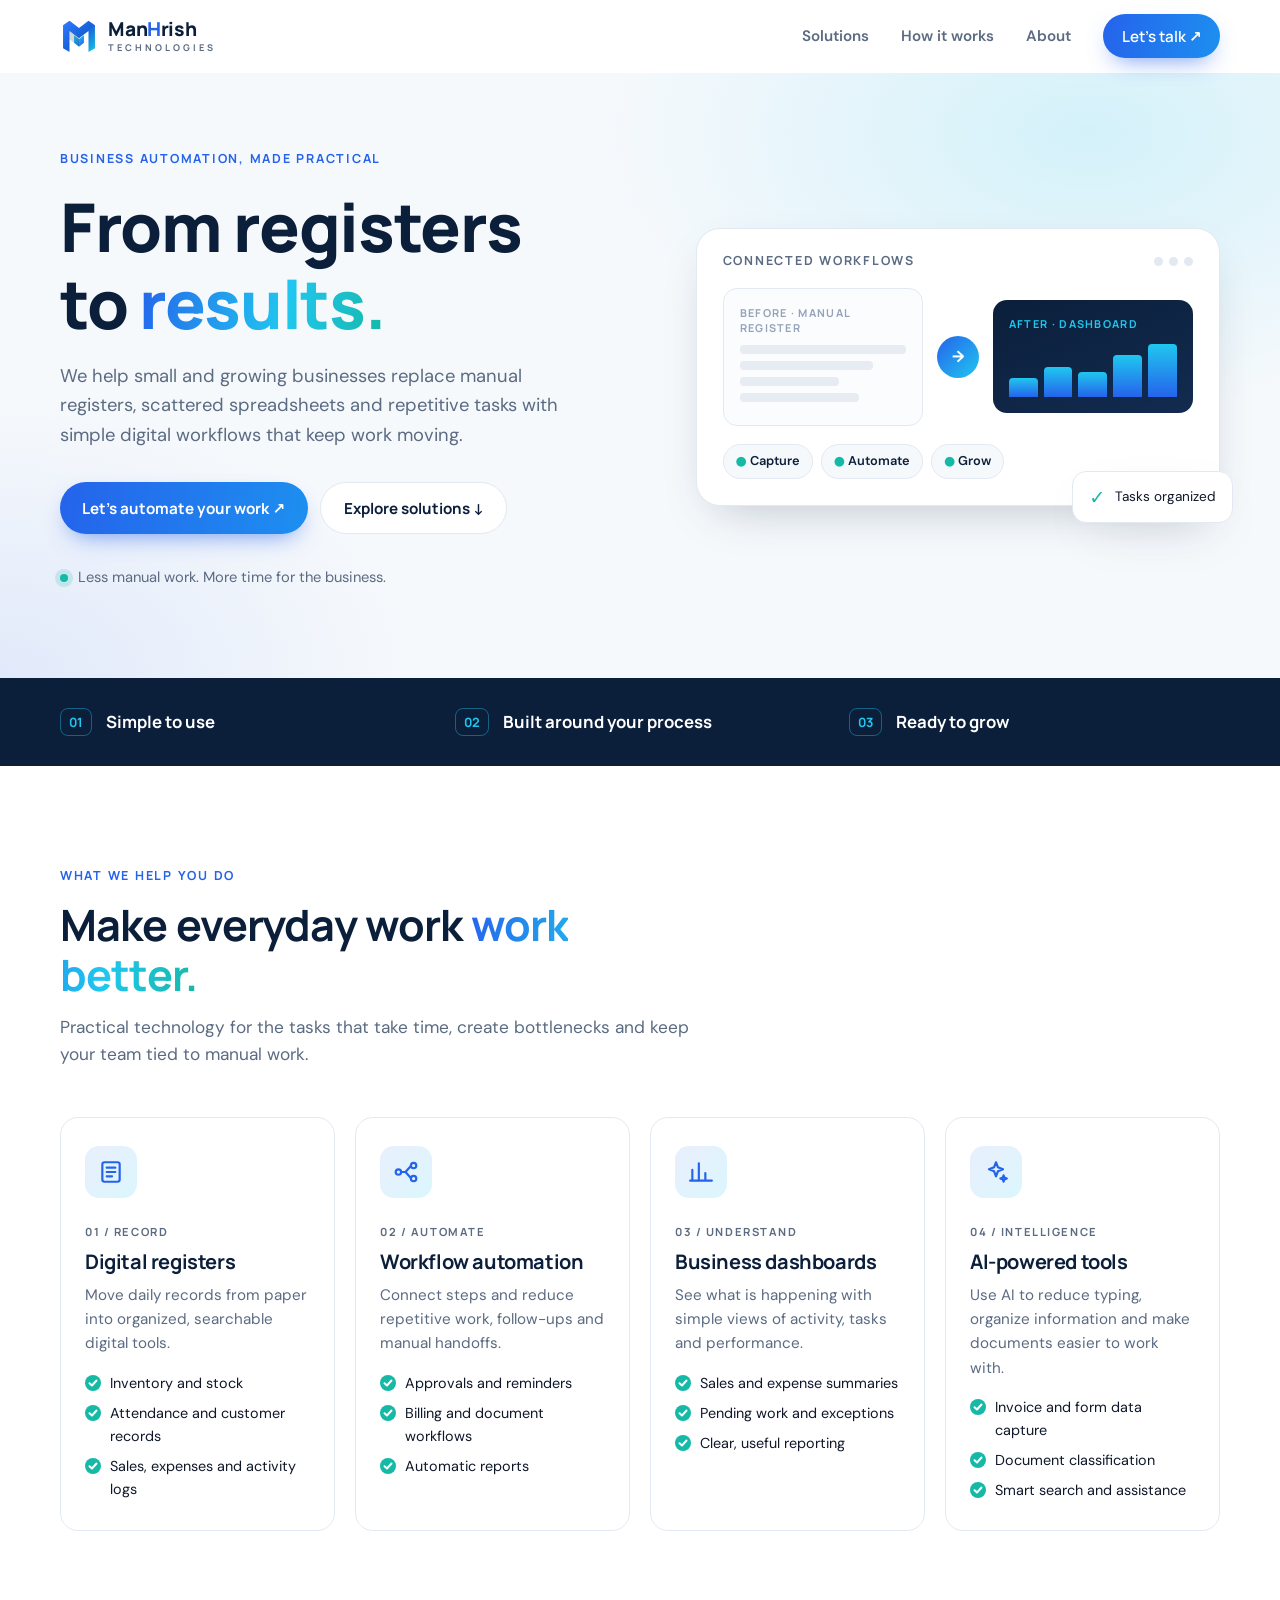
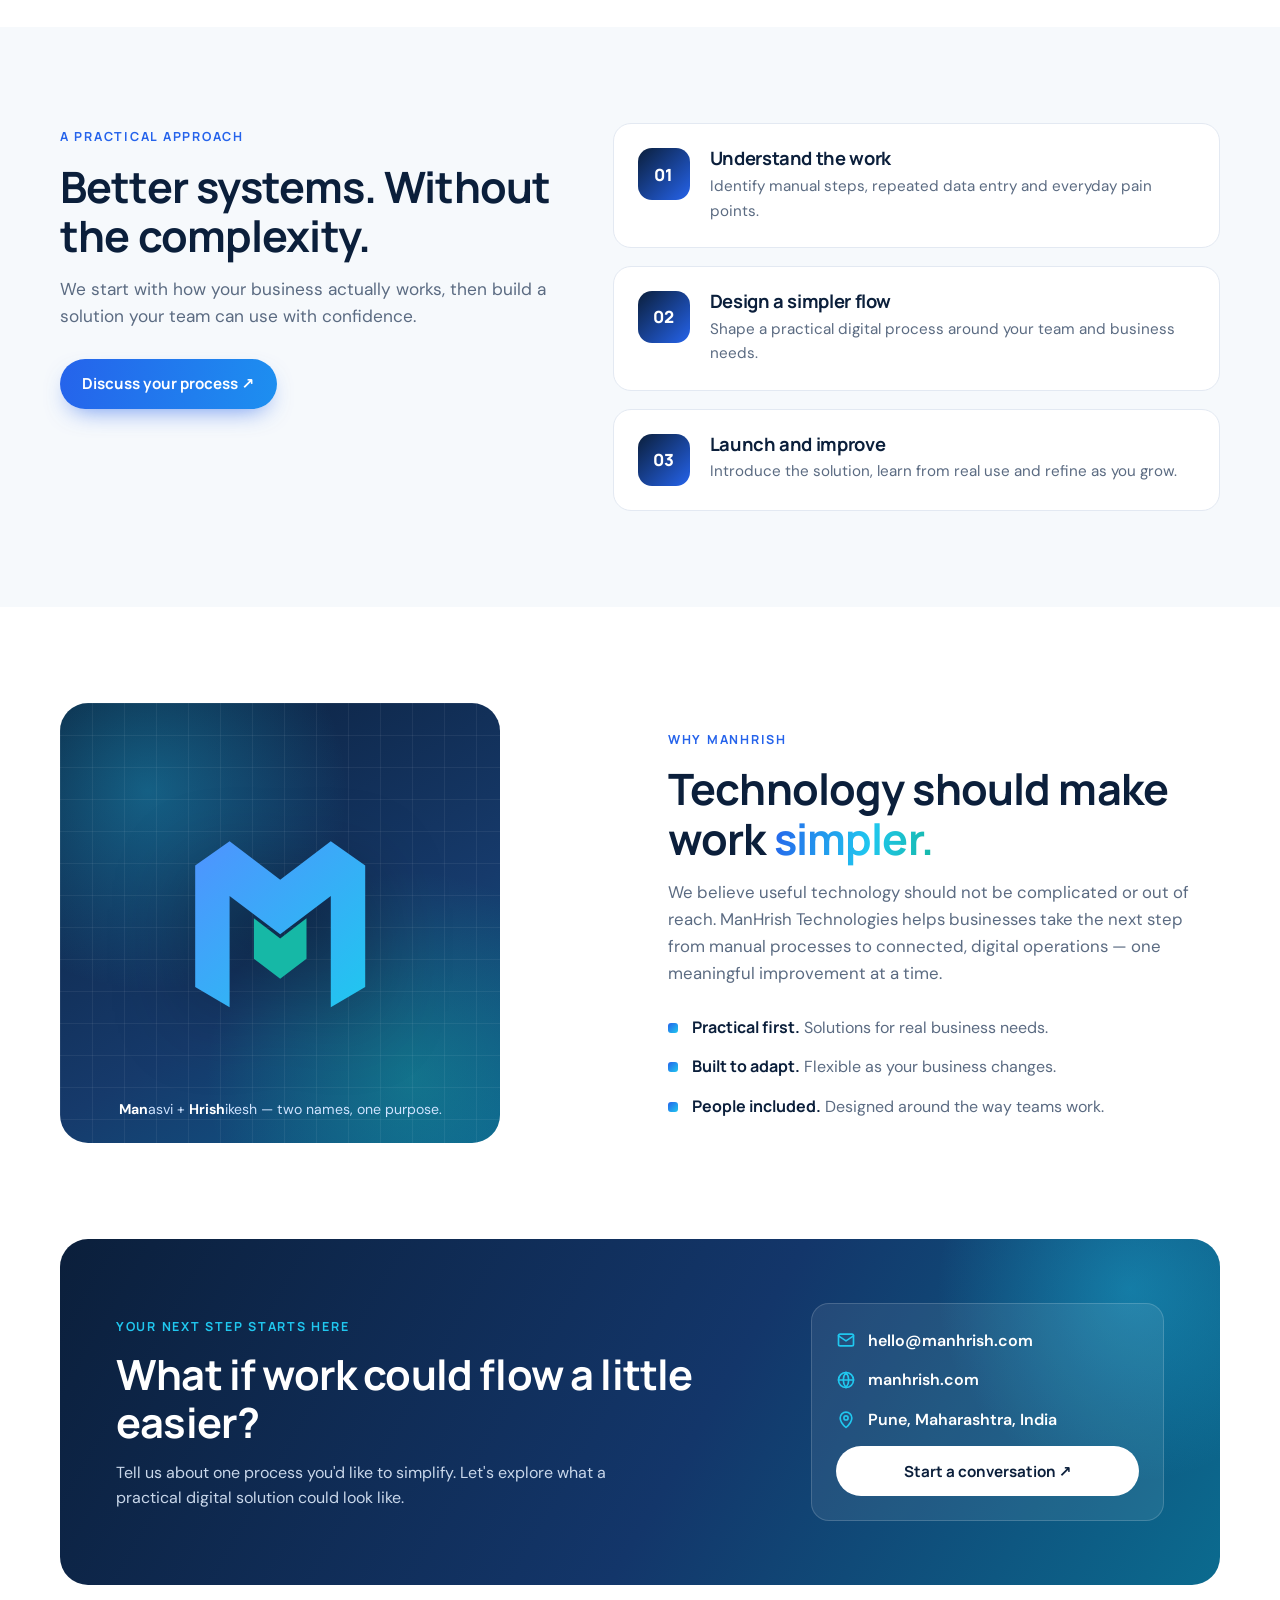
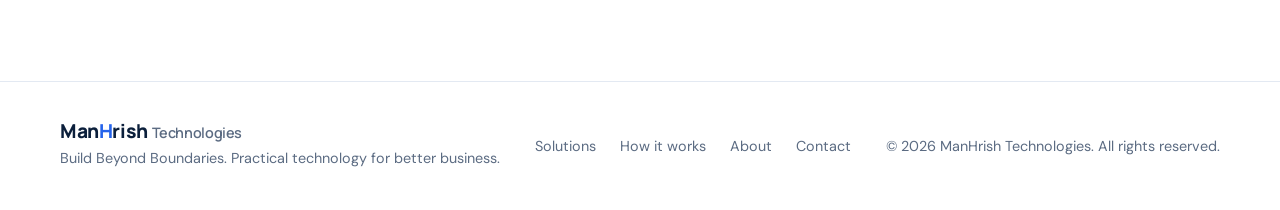
<file: index.html>
<!DOCTYPE html>
<html lang="en">
<head>
<meta charset="UTF-8">
<meta name="viewport" content="width=device-width, initial-scale=1">
<title>ManHrish Technologies | Build Beyond Boundaries</title>
<meta name="description" content="ManHrish Technologies helps growing businesses replace manual registers and repetitive tasks with simple digital workflows, dashboards and AI-powered tools.">
<link rel="icon" href="data:image/svg+xml,%3Csvg xmlns='http://www.w3.org/2000/svg' viewBox='0 0 100 100'%3E%3Cpath fill='%232563EB' d='M8 22 25 10 50 29 75 10 92 22 92 82 75 92 75 37 50 56 25 37 25 92 8 82Z'/%3E%3Cpath fill='%2320C7EF' d='M37 48 50 58 63 48 63 68 50 78 37 68Z'/%3E%3C/svg%3E">
<link rel="preconnect" href="https://fonts.googleapis.com">
<link rel="preconnect" href="https://fonts.gstatic.com" crossorigin>
<link href="https://fonts.googleapis.com/css2?family=DM+Sans:wght@400;500;600;700&family=Manrope:wght@500;600;700;800&display=swap" rel="stylesheet">
<style>
:root{
  --navy:#0B1F3B; --navy-2:#122B4F; --blue:#2563EB; --cyan:#20C7EF; --teal:#16B8A6;
  --ink:#0F172A; --muted:#5B6B82; --line:#E3E9F2; --bg:#F6F9FC; --white:#fff;
  --radius:18px; --shadow:0 18px 50px -20px rgba(11,31,59,.28);
  --head:'Manrope',system-ui,-apple-system,'Segoe UI',sans-serif;
  --body:'DM Sans',system-ui,-apple-system,'Segoe UI',sans-serif;
}
*{box-sizing:border-box;margin:0;padding:0}
html{scroll-behavior:smooth;scroll-padding-top:80px}
body{font-family:var(--body);color:var(--ink);background:var(--white);line-height:1.6;-webkit-font-smoothing:antialiased}
img,svg{display:block}
a{color:inherit;text-decoration:none}
h1,h2,h3{font-family:var(--head);line-height:1.15;letter-spacing:-.02em;color:var(--navy)}
.wrap{width:min(1160px,100% - 40px);margin-inline:auto}
.eyebrow{font:700 .78rem/1 var(--head);letter-spacing:.14em;text-transform:uppercase;color:var(--blue)}
.grad{background:linear-gradient(100deg,var(--blue),var(--cyan) 60%,var(--teal));-webkit-background-clip:text;background-clip:text;color:transparent}
.btn{display:inline-flex;align-items:center;gap:.5rem;font:700 .95rem var(--head);padding:.9rem 1.4rem;border-radius:999px;transition:transform .2s,box-shadow .2s,background .2s}
.btn-primary{background:linear-gradient(100deg,var(--blue),#1D8FF0);color:#fff;box-shadow:0 10px 24px -10px rgba(37,99,235,.7)}
.btn-primary:hover{transform:translateY(-2px);box-shadow:0 16px 30px -12px rgba(37,99,235,.8)}
.btn-ghost{border:1.5px solid var(--line);color:var(--navy);background:#fff}
.btn-ghost:hover{border-color:var(--blue);color:var(--blue)}
section{padding:96px 0}
.section-head{max-width:640px;margin-bottom:48px}
.section-head h2{font-size:clamp(1.9rem,3.6vw,2.7rem);margin:.8rem 0 .9rem}
.section-head p{color:var(--muted);font-size:1.08rem}

/* Header */
header{position:sticky;top:0;z-index:50;background:rgba(255,255,255,.86);backdrop-filter:saturate(1.6) blur(12px);border-bottom:1px solid transparent;transition:border-color .2s}
header.scrolled{border-color:var(--line)}
.nav{display:flex;align-items:center;justify-content:space-between;height:72px}
.brand{display:flex;align-items:center;gap:.65rem}
.brand svg{width:38px;height:38px}
.brand-name{font:800 1.2rem/1 var(--head);color:var(--navy);letter-spacing:-.02em}
.brand-name span{color:var(--blue)}
.brand-sub{display:block;font:700 .58rem/1 var(--head);letter-spacing:.32em;color:var(--muted);margin-top:4px}
.menu{display:flex;align-items:center;gap:2rem;list-style:none}
.menu a{font-weight:600;color:var(--muted);font-size:.95rem;transition:color .2s}
.menu a:hover{color:var(--navy)}
.menu .btn{color:#fff;padding:.7rem 1.15rem}
.burger{display:none;background:none;border:0;width:44px;height:44px;cursor:pointer;border-radius:10px}
.burger span{display:block;width:22px;height:2px;background:var(--navy);margin:5px auto;transition:.25s}
.burger[aria-expanded="true"] span:nth-child(1){transform:translateY(7px) rotate(45deg)}
.burger[aria-expanded="true"] span:nth-child(2){opacity:0}
.burger[aria-expanded="true"] span:nth-child(3){transform:translateY(-7px) rotate(-45deg)}

/* Hero */
.hero{position:relative;overflow:hidden;padding:72px 0 88px;background:
  radial-gradient(700px 400px at 85% 10%,rgba(32,199,239,.16),transparent 70%),
  radial-gradient(600px 400px at 0% 100%,rgba(37,99,235,.10),transparent 70%),var(--bg)}
.hero-grid{display:grid;grid-template-columns:1.05fr .95fr;gap:56px;align-items:center}
.hero h1{font-size:clamp(2.5rem,5.6vw,4.2rem);font-weight:800;margin:1.1rem 0 1.2rem}
.hero p.lead{font-size:1.15rem;color:var(--muted);max-width:540px}
.hero-cta{display:flex;flex-wrap:wrap;gap:.8rem;margin-top:2rem}
.hero-note{display:flex;align-items:center;gap:.6rem;margin-top:2rem;color:var(--muted);font-size:.92rem}
.hero-note i{width:8px;height:8px;border-radius:50%;background:var(--teal);box-shadow:0 0 0 5px rgba(22,184,166,.18)}

.flow{position:relative;background:#fff;border:1px solid var(--line);border-radius:24px;padding:26px;box-shadow:var(--shadow)}
.flow-top{display:flex;justify-content:space-between;align-items:center;margin-bottom:20px}
.flow-top .eyebrow{color:var(--muted)}
.dots{display:flex;gap:6px}.dots i{width:9px;height:9px;border-radius:50%;background:var(--line)}
.flow-row{display:grid;grid-template-columns:1fr auto 1fr;gap:14px;align-items:center}
.card-mini{border-radius:14px;padding:16px;border:1px solid var(--line)}
.card-mini small{display:block;font:700 .68rem var(--head);letter-spacing:.12em;text-transform:uppercase;margin-bottom:10px}
.before{background:#FBFCFE}.before small{color:#94A3B8}
.paper{height:9px;border-radius:4px;background:#E7ECF3;margin:7px 0}
.paper:nth-child(3){width:80%}.paper:nth-child(4){width:60%}.paper:nth-child(5){width:72%}
.after{background:linear-gradient(160deg,var(--navy),var(--navy-2));color:#fff;border:0}
.after small{color:var(--cyan)}
.bars{display:flex;align-items:flex-end;gap:6px;height:56px;margin-top:6px}
.bars i{flex:1;border-radius:4px 4px 0 0;background:linear-gradient(var(--cyan),var(--blue));animation:grow 1.2s ease both}
.bars i:nth-child(1){height:35%}.bars i:nth-child(2){height:55%;animation-delay:.1s}.bars i:nth-child(3){height:45%;animation-delay:.2s}.bars i:nth-child(4){height:75%;animation-delay:.3s}.bars i:nth-child(5){height:95%;animation-delay:.4s}
@keyframes grow{from{height:0}}
.arrow{width:42px;height:42px;border-radius:50%;display:grid;place-items:center;background:linear-gradient(135deg,var(--blue),var(--cyan));color:#fff;font-weight:800}
.chips{display:flex;flex-wrap:wrap;gap:8px;margin-top:18px}
.chip{font-size:.8rem;font-weight:600;padding:.4rem .75rem;border-radius:999px;background:var(--bg);color:var(--navy);border:1px solid var(--line)}
.chip b{color:var(--teal)}
.float{position:absolute;right:-14px;bottom:-18px;background:#fff;border:1px solid var(--line);border-radius:14px;padding:12px 16px;box-shadow:var(--shadow);font-size:.85rem;display:flex;gap:.6rem;align-items:center}
.float b{font:800 1.2rem var(--head);color:var(--teal)}

/* Strip */
.strip{background:var(--navy);color:#fff;padding:30px 0}
.strip-grid{display:grid;grid-template-columns:repeat(3,1fr);gap:24px}
.strip-item{display:flex;align-items:center;gap:14px;font:700 1.05rem var(--head)}
.strip-item span{font-size:.8rem;color:var(--cyan);border:1px solid rgba(32,199,239,.4);border-radius:8px;padding:4px 8px}

/* Solutions */
.solutions-grid{display:grid;grid-template-columns:repeat(4,1fr);gap:20px}
.sol{position:relative;border:1px solid var(--line);border-radius:var(--radius);padding:28px 24px;background:#fff;transition:transform .25s,box-shadow .25s,border-color .25s}
.sol:hover{transform:translateY(-6px);box-shadow:var(--shadow);border-color:transparent}
.sol .ico{width:52px;height:52px;border-radius:14px;display:grid;place-items:center;background:linear-gradient(135deg,rgba(37,99,235,.1),rgba(32,199,239,.16));margin-bottom:20px}
.sol .ico svg{width:26px;height:26px;stroke:var(--blue);fill:none;stroke-width:2;stroke-linecap:round;stroke-linejoin:round}
.sol .tag{font:700 .7rem var(--head);letter-spacing:.14em;color:var(--muted)}
.sol h3{font-size:1.25rem;margin:.4rem 0 .6rem}
.sol p{color:var(--muted);font-size:.95rem;margin-bottom:1rem}
.sol ul{list-style:none;display:grid;gap:.45rem}
.sol li{font-size:.9rem;display:flex;gap:.55rem;align-items:flex-start}
.sol li::before{content:"";flex:none;width:16px;height:16px;margin-top:3px;border-radius:50%;background:var(--teal) url("data:image/svg+xml,%3Csvg xmlns='http://www.w3.org/2000/svg' viewBox='0 0 16 16'%3E%3Cpath d='M4.5 8.2 7 10.5l4.5-5' fill='none' stroke='white' stroke-width='2' stroke-linecap='round' stroke-linejoin='round'/%3E%3C/svg%3E") center/100% no-repeat}

/* Process */
.process{background:var(--bg)}
.process-grid{display:grid;grid-template-columns:.9fr 1.1fr;gap:56px;align-items:start}
.process .section-head{margin-bottom:28px}
.steps{display:grid;gap:18px;counter-reset:s}
.step{display:grid;grid-template-columns:auto 1fr;gap:20px;background:#fff;border:1px solid var(--line);border-radius:var(--radius);padding:24px}
.step-num{width:52px;height:52px;border-radius:14px;display:grid;place-items:center;font:800 1.05rem var(--head);color:#fff;background:linear-gradient(135deg,var(--navy),var(--blue))}
.step h3{font-size:1.15rem;margin-bottom:.3rem}
.step p{color:var(--muted);font-size:.95rem}

/* About */
.about-grid{display:grid;grid-template-columns:1fr 1fr;gap:56px;align-items:center}
.about-art{position:relative;aspect-ratio:1/1;max-width:440px;border-radius:28px;background:linear-gradient(150deg,var(--navy),#163A6B 60%,#0E5C8C);display:grid;place-items:center;overflow:hidden}
.about-art::before{content:"";position:absolute;inset:0;background:
  radial-gradient(circle at 20% 20%,rgba(32,199,239,.35),transparent 40%),
  radial-gradient(circle at 80% 85%,rgba(22,184,166,.35),transparent 40%)}
.about-art::after{content:"";position:absolute;inset:0;background-image:linear-gradient(rgba(255,255,255,.06) 1px,transparent 1px),linear-gradient(90deg,rgba(255,255,255,.06) 1px,transparent 1px);background-size:32px 32px}
.about-art svg{position:relative;z-index:1;width:46%;filter:drop-shadow(0 20px 40px rgba(0,0,0,.35))}
.about-art .story{position:absolute;z-index:1;bottom:22px;left:22px;right:22px;color:#cfe3ff;font-size:.88rem;text-align:center}
.about-art .story b{color:#fff}
.values{display:grid;gap:14px;margin-top:28px}
.value{display:flex;gap:14px;align-items:flex-start}
.value i{flex:none;width:10px;height:10px;margin-top:8px;border-radius:3px;background:linear-gradient(135deg,var(--blue),var(--cyan))}
.value b{font-family:var(--head);color:var(--navy)}
.value span{color:var(--muted)}

/* CTA */
.cta{padding:0 0 96px}
.cta-box{position:relative;overflow:hidden;border-radius:28px;padding:64px 56px;background:linear-gradient(120deg,var(--navy) 0%,#13366A 55%,#0B6B8F 100%);color:#fff;display:grid;grid-template-columns:1.3fr .7fr;gap:40px;align-items:center}
.cta-box::after{content:"";position:absolute;width:420px;height:420px;right:-120px;top:-160px;border-radius:50%;background:radial-gradient(circle,rgba(32,199,239,.35),transparent 65%)}
.cta-box h2{color:#fff;font-size:clamp(1.8rem,3.4vw,2.6rem);margin:.8rem 0}
.cta-box p{color:#C9D7EA;max-width:520px}
.cta-box .eyebrow{color:var(--cyan)}
.contact-card{position:relative;z-index:1;background:rgba(255,255,255,.08);border:1px solid rgba(255,255,255,.16);border-radius:18px;padding:24px;display:grid;gap:14px}
.contact-card a.line{display:flex;align-items:center;gap:12px;font-weight:600}
.contact-card a.line:hover{color:var(--cyan)}
.contact-card svg{width:20px;height:20px;stroke:var(--cyan);fill:none;stroke-width:2;stroke-linecap:round;stroke-linejoin:round}
.contact-card .btn{justify-content:center;background:#fff;color:var(--navy)}
.contact-card .btn:hover{transform:translateY(-2px)}

/* Footer */
footer{border-top:1px solid var(--line);padding:40px 0;color:var(--muted);font-size:.9rem}
.foot{display:flex;flex-wrap:wrap;justify-content:space-between;gap:20px;align-items:center}
.foot nav{display:flex;gap:1.5rem}
.foot nav a:hover{color:var(--blue)}

/* Reveal */
.reveal{opacity:0;transform:translateY(24px);transition:opacity .7s ease,transform .7s ease}
.reveal.in{opacity:1;transform:none}
@media (prefers-reduced-motion:reduce){*{animation:none!important;transition:none!important;scroll-behavior:auto!important}.reveal{opacity:1;transform:none}}

/* Responsive */
@media (max-width:1024px){
  .solutions-grid{grid-template-columns:repeat(2,1fr)}
  .hero-grid,.process-grid,.about-grid{grid-template-columns:1fr}
  .about-art{max-width:100%;aspect-ratio:16/10}
  .about-art svg{width:26%}
  .cta-box{grid-template-columns:1fr;padding:48px 32px}
}
@media (max-width:760px){
  section{padding:72px 0}
  .burger{display:block}
  .menu{position:absolute;top:72px;left:0;right:0;flex-direction:column;align-items:stretch;gap:0;background:#fff;border-bottom:1px solid var(--line);padding:8px 20px 20px;display:none}
  .menu.open{display:flex}
  .menu li a{display:block;padding:14px 0;border-bottom:1px solid var(--line)}
  .menu li:last-child a{border:0;margin-top:14px;justify-content:center}
  .strip-grid,.solutions-grid{grid-template-columns:1fr}
  .flow-row{grid-template-columns:1fr}
  .arrow{transform:rotate(90deg);margin:auto}
  .float{right:12px}
  .cta-box{padding:40px 22px}
}
</style>
</head>
<body>

<header id="top">
  <div class="wrap nav">
    <a href="#top" class="brand" aria-label="ManHrish Technologies home">
      <svg viewBox="0 0 100 100" aria-hidden="true">
        <defs>
          <linearGradient id="lg1" x1="0" y1="0" x2="1" y2="1"><stop stop-color="#2f7bff"/><stop offset=".52" stop-color="#1761d9"/><stop offset="1" stop-color="#14c7e7"/></linearGradient>
          <linearGradient id="lg2" x1="0" y1="0" x2="1" y2="1"><stop stop-color="#24d3ef"/><stop offset="1" stop-color="#2462ef"/></linearGradient>
        </defs>
        <path fill="url(#lg1)" d="M8 22 25 10 50 29 75 10 92 22 92 82 75 92 75 37 50 56 25 37 25 92 8 82Z"/>
        <path fill="url(#lg2)" d="M37 48 50 58 63 48 63 68 50 78 37 68Z"/>
        <path fill="#0b1f3b" opacity=".18" d="M25 37 50 56 50 77 25 59Z"/>
      </svg>
      <div><div class="brand-name">Man<span>H</span>rish</div><span class="brand-sub">TECHNOLOGIES</span></div>
    </a>
    <button class="burger" aria-label="Open menu" aria-expanded="false" aria-controls="menu"><span></span><span></span><span></span></button>
    <ul class="menu" id="menu">
      <li><a href="#solutions">Solutions</a></li>
      <li><a href="#process">How it works</a></li>
      <li><a href="#about">About</a></li>
      <li><a href="#contact" class="btn btn-primary">Let's talk ↗</a></li>
    </ul>
  </div>
</header>

<main>
  <!-- Hero -->
  <section class="hero">
    <div class="wrap hero-grid">
      <div class="reveal">
        <span class="eyebrow">Business automation, made practical</span>
        <h1>From registers <br>to <span class="grad">results.</span></h1>
        <p class="lead">We help small and growing businesses replace manual registers, scattered spreadsheets and repetitive tasks with simple digital workflows that keep work moving.</p>
        <div class="hero-cta">
          <a href="#contact" class="btn btn-primary">Let's automate your work ↗</a>
          <a href="#solutions" class="btn btn-ghost">Explore solutions ↓</a>
        </div>
        <div class="hero-note"><i></i> Less manual work. More time for the business.</div>
      </div>

      <div class="flow reveal" aria-label="Illustration: manual register becomes a connected dashboard">
        <div class="flow-top"><span class="eyebrow">Connected workflows</span><div class="dots"><i></i><i></i><i></i></div></div>
        <div class="flow-row">
          <div class="card-mini before">
            <small>Before · Manual register</small>
            <div class="paper"></div><div class="paper"></div><div class="paper"></div><div class="paper"></div>
          </div>
          <div class="arrow">→</div>
          <div class="card-mini after">
            <small>After · Dashboard</small>
            <div class="bars"><i></i><i></i><i></i><i></i><i></i></div>
          </div>
        </div>
        <div class="chips">
          <span class="chip"><b>●</b> Capture</span>
          <span class="chip"><b>●</b> Automate</span>
          <span class="chip"><b>●</b> Grow</span>
        </div>
        <div class="float"><b>✓</b> Tasks organized</div>
      </div>
    </div>
  </section>

  <!-- Strip -->
  <div class="strip">
    <div class="wrap strip-grid">
      <div class="strip-item"><span>01</span> Simple to use</div>
      <div class="strip-item"><span>02</span> Built around your process</div>
      <div class="strip-item"><span>03</span> Ready to grow</div>
    </div>
  </div>

  <!-- Solutions -->
  <section id="solutions">
    <div class="wrap">
      <div class="section-head reveal">
        <span class="eyebrow">What we help you do</span>
        <h2>Make everyday work <span class="grad">work better.</span></h2>
        <p>Practical technology for the tasks that take time, create bottlenecks and keep your team tied to manual work.</p>
      </div>
      <div class="solutions-grid">
        <article class="sol reveal">
          <div class="ico"><svg viewBox="0 0 24 24"><rect x="4" y="3" width="16" height="18" rx="2"/><path d="M8 8h8M8 12h8M8 16h5"/></svg></div>
          <span class="tag">01 / RECORD</span>
          <h3>Digital registers</h3>
          <p>Move daily records from paper into organized, searchable digital tools.</p>
          <ul><li>Inventory and stock</li><li>Attendance and customer records</li><li>Sales, expenses and activity logs</li></ul>
        </article>
        <article class="sol reveal">
          <div class="ico"><svg viewBox="0 0 24 24"><circle cx="5" cy="12" r="2.5"/><circle cx="19" cy="6" r="2.5"/><circle cx="19" cy="18" r="2.5"/><path d="M7.5 12h4l5-5.5M11.5 12l5 5.5"/></svg></div>
          <span class="tag">02 / AUTOMATE</span>
          <h3>Workflow automation</h3>
          <p>Connect steps and reduce repetitive work, follow-ups and manual handoffs.</p>
          <ul><li>Approvals and reminders</li><li>Billing and document workflows</li><li>Automatic reports</li></ul>
        </article>
        <article class="sol reveal">
          <div class="ico"><svg viewBox="0 0 24 24"><path d="M4 20V10M10 20V4M16 20v-7M22 20H2"/></svg></div>
          <span class="tag">03 / UNDERSTAND</span>
          <h3>Business dashboards</h3>
          <p>See what is happening with simple views of activity, tasks and performance.</p>
          <ul><li>Sales and expense summaries</li><li>Pending work and exceptions</li><li>Clear, useful reporting</li></ul>
        </article>
        <article class="sol reveal">
          <div class="ico"><svg viewBox="0 0 24 24"><path d="M12 3l1.8 4.7L18.5 9.5l-4.7 1.8L12 16l-1.8-4.7L5.5 9.5l4.7-1.8z"/><path d="M19 15l.8 2.2L22 18l-2.2.8L19 21l-.8-2.2L16 18l2.2-.8z"/></svg></div>
          <span class="tag">04 / INTELLIGENCE</span>
          <h3>AI-powered tools</h3>
          <p>Use AI to reduce typing, organize information and make documents easier to work with.</p>
          <ul><li>Invoice and form data capture</li><li>Document classification</li><li>Smart search and assistance</li></ul>
        </article>
      </div>
    </div>
  </section>

  <!-- Process -->
  <section id="process" class="process">
    <div class="wrap process-grid">
      <div class="reveal">
        <div class="section-head">
          <span class="eyebrow">A practical approach</span>
          <h2>Better systems. Without the complexity.</h2>
          <p>We start with how your business actually works, then build a solution your team can use with confidence.</p>
        </div>
        <a href="#contact" class="btn btn-primary">Discuss your process ↗</a>
      </div>
      <div class="steps">
        <div class="step reveal"><div class="step-num">01</div><div><h3>Understand the work</h3><p>Identify manual steps, repeated data entry and everyday pain points.</p></div></div>
        <div class="step reveal"><div class="step-num">02</div><div><h3>Design a simpler flow</h3><p>Shape a practical digital process around your team and business needs.</p></div></div>
        <div class="step reveal"><div class="step-num">03</div><div><h3>Launch and improve</h3><p>Introduce the solution, learn from real use and refine as you grow.</p></div></div>
      </div>
    </div>
  </section>

  <!-- About -->
  <section id="about">
    <div class="wrap about-grid">
      <div class="about-art reveal">
        <svg viewBox="0 0 100 100" aria-hidden="true">
          <defs>
            <linearGradient id="lg3" x1="0" y1="0" x2="1" y2="1"><stop stop-color="#4f93ff"/><stop offset="1" stop-color="#20C7EF"/></linearGradient>
          </defs>
          <path fill="url(#lg3)" d="M8 22 25 10 50 29 75 10 92 22 92 82 75 92 75 37 50 56 25 37 25 92 8 82Z"/>
          <path fill="#16B8A6" d="M37 48 50 58 63 48 63 68 50 78 37 68Z"/>
        </svg>
        <p class="story"><b>Man</b>asvi + <b>Hrish</b>ikesh — two names, one purpose.</p>
      </div>
      <div class="reveal">
        <span class="eyebrow">Why ManHrish</span>
        <h2 style="font-size:clamp(1.9rem,3.6vw,2.7rem);margin:.8rem 0 1rem">Technology should make work <span class="grad">simpler.</span></h2>
        <p style="color:var(--muted);font-size:1.05rem">We believe useful technology should not be complicated or out of reach. ManHrish Technologies helps businesses take the next step from manual processes to connected, digital operations — one meaningful improvement at a time.</p>
        <div class="values">
          <div class="value"><i></i><div><b>Practical first.</b> <span>Solutions for real business needs.</span></div></div>
          <div class="value"><i></i><div><b>Built to adapt.</b> <span>Flexible as your business changes.</span></div></div>
          <div class="value"><i></i><div><b>People included.</b> <span>Designed around the way teams work.</span></div></div>
        </div>
      </div>
    </div>
  </section>

  <!-- CTA / Contact -->
  <section id="contact" class="cta">
    <div class="wrap">
      <div class="cta-box reveal">
        <div style="position:relative;z-index:1">
          <span class="eyebrow">Your next step starts here</span>
          <h2>What if work could flow a little easier?</h2>
          <p>Tell us about one process you'd like to simplify. Let's explore what a practical digital solution could look like.</p>
        </div>
        <div class="contact-card">
          <a class="line" href="mailto:hello@manhrish.com"><svg viewBox="0 0 24 24"><rect x="3" y="5" width="18" height="14" rx="2"/><path d="m3 7 9 6 9-6"/></svg>hello@manhrish.com</a>
          <a class="line" href="https://manhrish.com"><svg viewBox="0 0 24 24"><circle cx="12" cy="12" r="9"/><path d="M3 12h18M12 3a14 14 0 0 1 0 18M12 3a14 14 0 0 0 0 18"/></svg>manhrish.com</a>
          <a class="line" href="#contact"><svg viewBox="0 0 24 24"><path d="M12 21s-7-6.2-7-11.5a7 7 0 0 1 14 0C19 14.8 12 21 12 21z"/><circle cx="12" cy="9.5" r="2.5"/></svg>Pune, Maharashtra, India</a>
          <a class="btn" href="mailto:hello@manhrish.com?subject=Let's%20simplify%20a%20business%20process">Start a conversation ↗</a>
        </div>
      </div>
    </div>
  </section>
</main>

<footer>
  <div class="wrap foot">
    <div>
      <div class="brand-name">Man<span>H</span>rish <span style="color:var(--muted);font-weight:600;font-size:.9rem">Technologies</span></div>
      <div style="margin-top:6px">Build Beyond Boundaries. Practical technology for better business.</div>
    </div>
    <nav aria-label="Footer"><a href="#solutions">Solutions</a><a href="#process">How it works</a><a href="#about">About</a><a href="#contact">Contact</a></nav>
    <div>© <span id="year"></span> ManHrish Technologies. All rights reserved.</div>
  </div>
</footer>

<script>
  document.getElementById('year').textContent = new Date().getFullYear();

  // Mobile menu
  const burger = document.querySelector('.burger'), menu = document.getElementById('menu');
  burger.addEventListener('click', () => {
    const open = menu.classList.toggle('open');
    burger.setAttribute('aria-expanded', open);
    burger.setAttribute('aria-label', open ? 'Close menu' : 'Open menu');
  });
  menu.querySelectorAll('a').forEach(a => a.addEventListener('click', () => {
    menu.classList.remove('open'); burger.setAttribute('aria-expanded', false);
  }));

  // Header border on scroll
  const header = document.querySelector('header');
  addEventListener('scroll', () => header.classList.toggle('scrolled', scrollY > 8), {passive:true});

  // Reveal on scroll
  const io = 'IntersectionObserver' in window ? new IntersectionObserver(entries => {
    entries.forEach(e => { if (e.isIntersecting) { e.target.classList.add('in'); io.unobserve(e.target); } });
  }, {threshold: .12}) : null;
  document.querySelectorAll('.reveal').forEach((el, i) => {
    el.style.transitionDelay = (i % 4) * 70 + 'ms';
    io ? io.observe(el) : el.classList.add('in');
  });
</script>
</body>
</html>
</file>
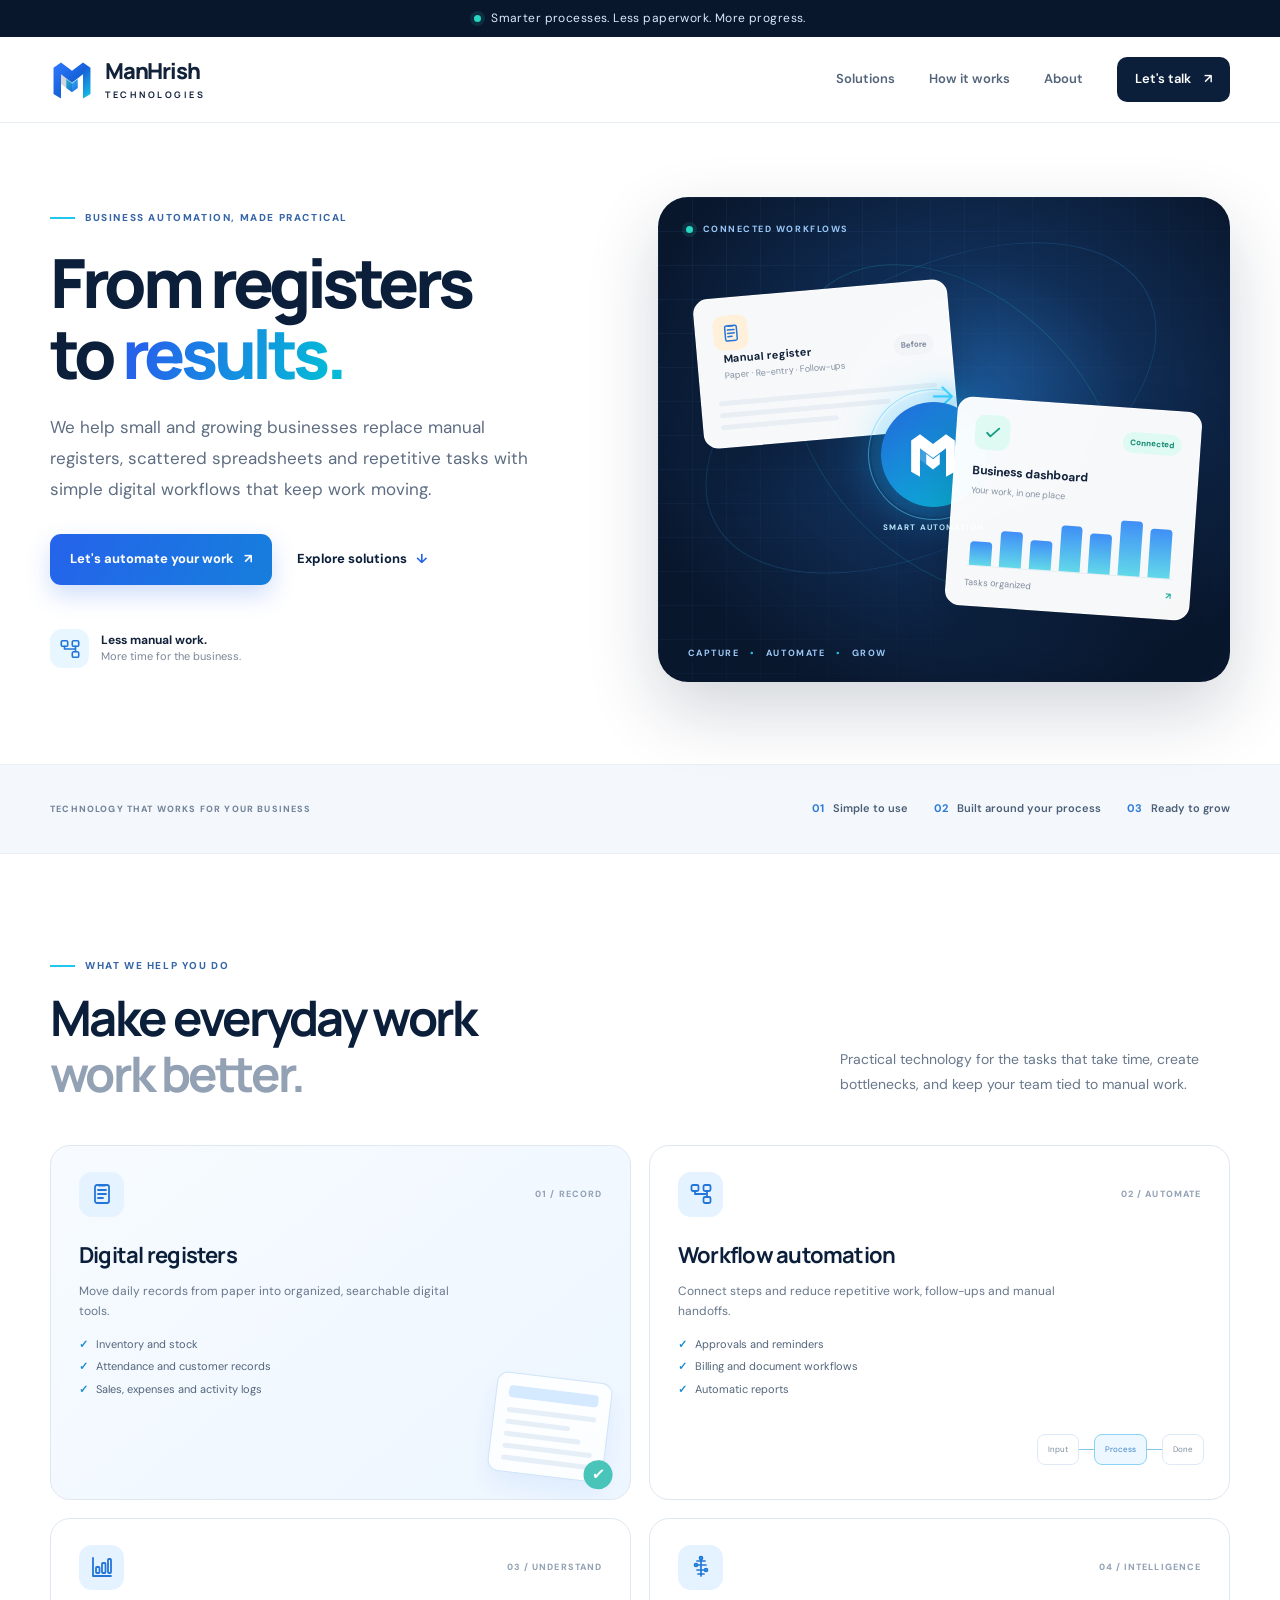
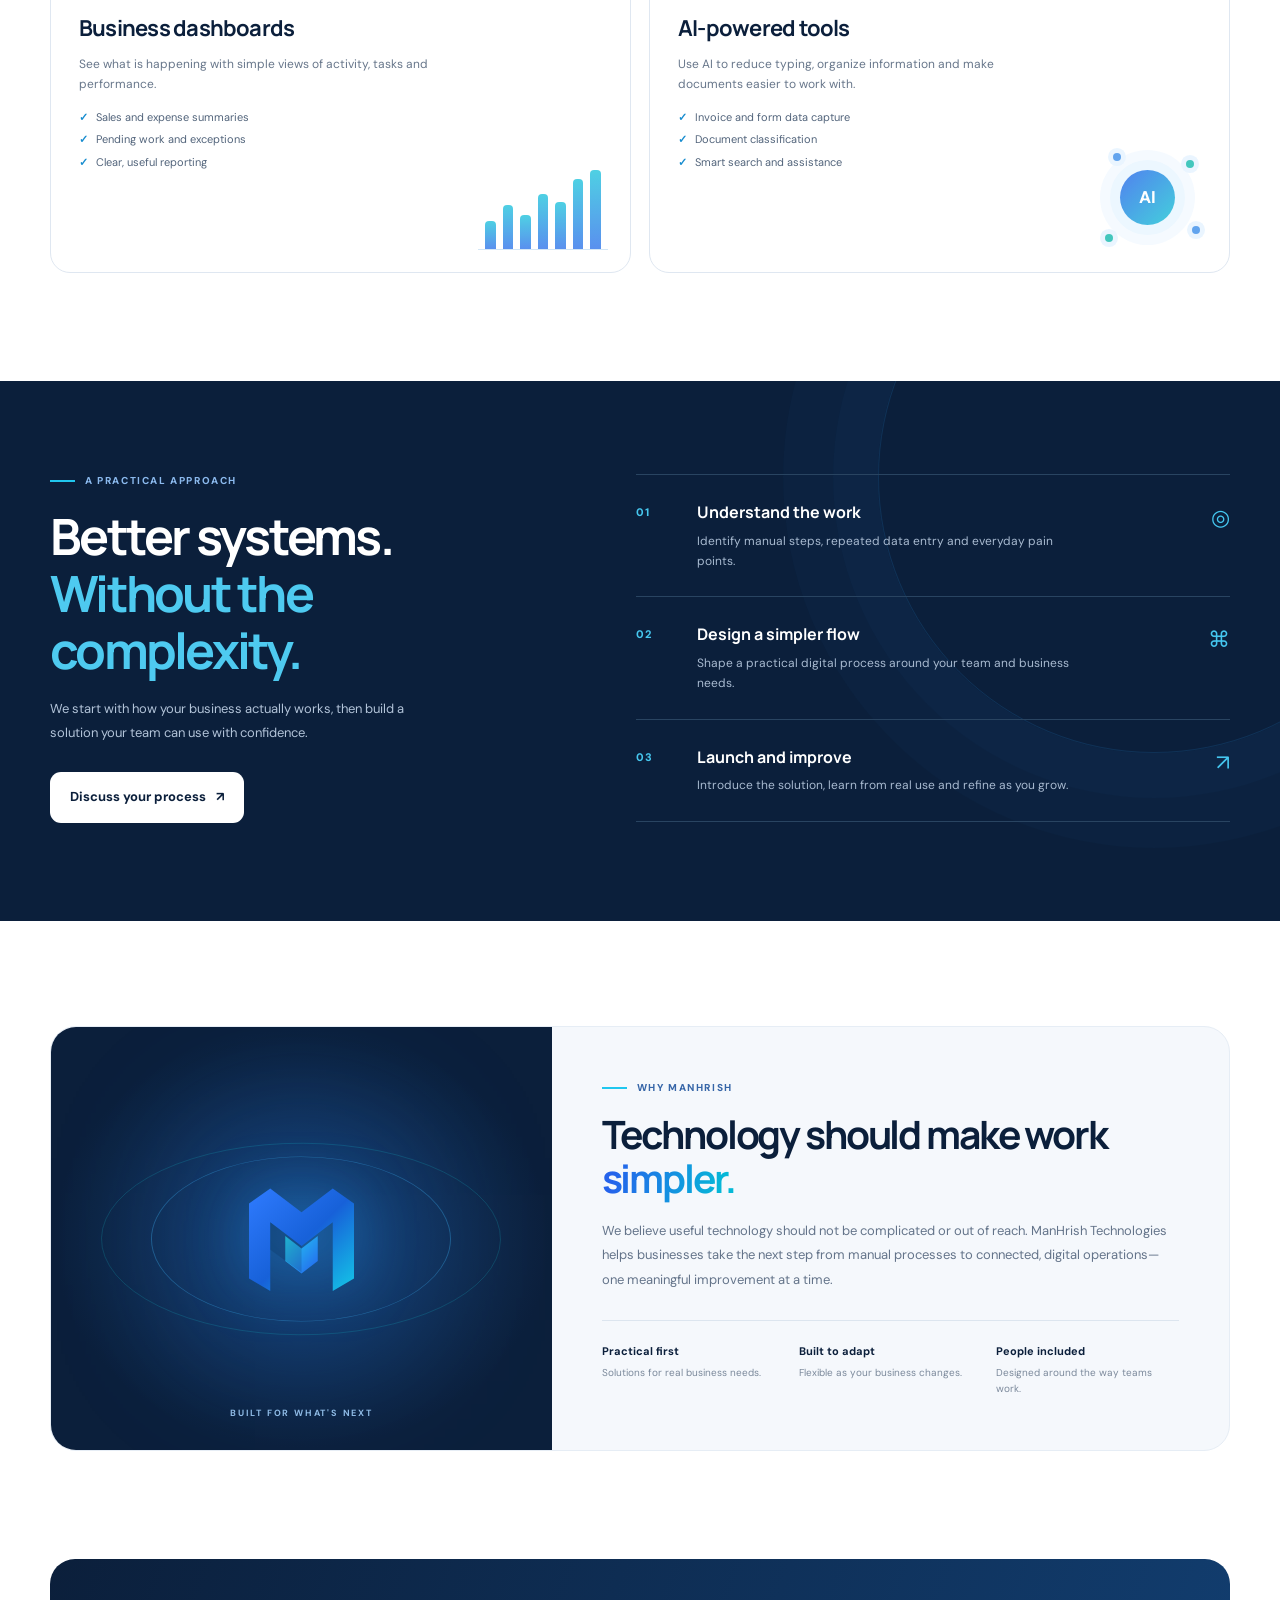
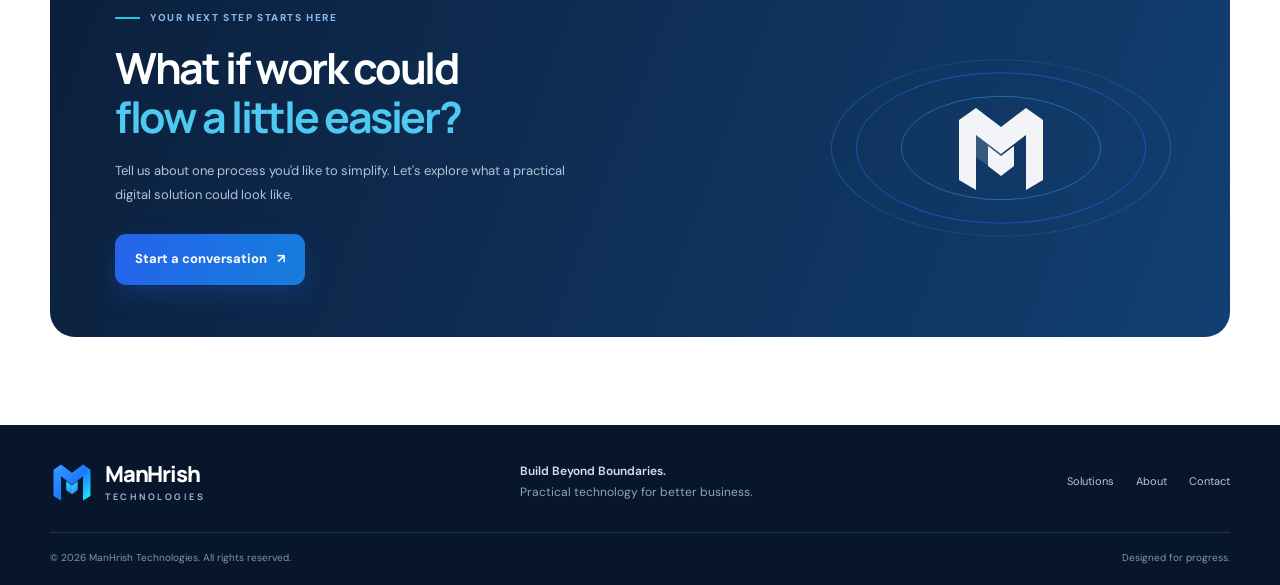
<file: _previous-site/index.html>
<!doctype html>
<html lang="en">
<head>
  <meta charset="utf-8">
  <meta name="viewport" content="width=device-width, initial-scale=1">
  <meta name="theme-color" content="#0b1f3b">
  <meta name="description" content="ManHrish Technologies helps small and medium-sized businesses replace manual registers and repetitive work with smart digital tools and business automation.">
  <title>ManHrish Technologies | Build Beyond Boundaries</title>
  <link rel="icon" type="image/svg+xml" href="assets/favicon.svg">
  <link rel="preconnect" href="https://fonts.googleapis.com">
  <link rel="preconnect" href="https://fonts.gstatic.com" crossorigin>
  <link href="https://fonts.googleapis.com/css2?family=DM+Sans:wght@400;500;600;700&family=Manrope:wght@400;500;600;700;800&display=swap" rel="stylesheet">
  <link rel="stylesheet" href="styles.css">
</head>
<body>
  <div class="announcement">
    <span class="announcement-dot"></span>
    Smarter processes. Less paperwork. More progress.
  </div>
  <header class="site-header">
    <a class="brand" href="#home" aria-label="ManHrish Technologies home">
      <img src="assets/manhrish-mark.svg" alt="" class="brand-mark">
      <span class="brand-wording"><strong>ManHrish</strong><small>TECHNOLOGIES</small></span>
    </a>
    <button class="menu-toggle" aria-label="Open navigation" aria-expanded="false"><span></span><span></span><span></span></button>
    <nav class="nav-links" aria-label="Main navigation">
      <a href="#solutions">Solutions</a>
      <a href="#how">How it works</a>
      <a href="#about">About</a>
      <a href="#contact" class="nav-cta">Let's talk <span>↗</span></a>
    </nav>
  </header>

  <main>
    <section class="hero section-wrap" id="home">
      <div class="hero-copy">
        <div class="eyebrow"><span class="eyebrow-line"></span> BUSINESS AUTOMATION, MADE PRACTICAL</div>
        <h1>From registers<br>to <span class="gradient-text">results.</span></h1>
        <p class="hero-lede">We help small and growing businesses replace manual registers, scattered spreadsheets and repetitive tasks with simple digital workflows that keep work moving.</p>
        <div class="hero-actions">
          <a class="button button-primary" href="#contact">Let's automate your work <span>↗</span></a>
          <a class="text-link" href="#solutions">Explore solutions <span>↓</span></a>
        </div>
        <div class="hero-proof">
          <div class="proof-icon"><img src="assets/icon-workflow.svg" alt=""></div>
          <div><strong>Less manual work.</strong><span>More time for the business.</span></div>
        </div>
      </div>
      <div class="hero-visual" aria-label="Illustration of business processes becoming connected digital workflows">
        <div class="visual-orbit orbit-one"></div><div class="visual-orbit orbit-two"></div>
        <div class="visual-grid"></div>
        <div class="visual-label label-top"><span class="live-dot"></span> CONNECTED WORKFLOWS</div>
        <div class="floating-card paper-card">
          <div class="card-icon paper-icon"><img src="assets/icon-register.svg" alt=""></div>
          <div class="mini-card-copy"><strong>Manual register</strong><span>Paper · Re-entry · Follow-ups</span></div>
          <span class="status-pill status-muted">Before</span>
          <div class="paper-lines"><i></i><i></i><i></i></div>
        </div>
        <div class="flow-arrow"><span>→</span></div>
        <div class="automation-core">
          <div class="core-ring"></div>
          <img src="assets/manhrish-mark.svg" alt="ManHrish MH symbol">
          <span>SMART AUTOMATION</span>
        </div>
        <div class="floating-card digital-card">
          <div class="card-topline"><span class="card-icon digital-icon"><img src="assets/icon-check.svg" alt=""></span><span class="status-pill status-live">Connected</span></div>
          <strong>Business dashboard</strong><span class="muted">Your work, in one place</span>
          <div class="dashboard-bars"><i style="height:42%"></i><i style="height:65%"></i><i style="height:52%"></i><i style="height:82%"></i><i style="height:72%"></i><i style="height:100%"></i><i style="height:88%"></i></div>
          <div class="dashboard-foot"><span>Tasks organized</span><b>↗</b></div>
        </div>
        <div class="visual-label label-bottom">CAPTURE <span>•</span> AUTOMATE <span>•</span> GROW</div>
      </div>
    </section>

    <section class="trust-strip">
      <div class="section-wrap trust-inner">
        <span>TECHNOLOGY THAT WORKS FOR YOUR BUSINESS</span>
        <div class="trust-items"><span><b>01</b> Simple to use</span><span><b>02</b> Built around your process</span><span><b>03</b> Ready to grow</span></div>
      </div>
    </section>

    <section class="section section-wrap" id="solutions">
      <div class="section-heading">
        <div><div class="eyebrow"><span class="eyebrow-line"></span> WHAT WE HELP YOU DO</div><h2>Make everyday work<br><span class="muted-heading">work better.</span></h2></div>
        <p>Practical technology for the tasks that take time, create bottlenecks, and keep your team tied to manual work.</p>
      </div>
      <div class="solution-grid">
        <article class="solution-card solution-featured">
          <div class="solution-card-top"><div class="solution-icon"><img src="assets/icon-register.svg" alt=""></div><span class="card-index">01 / RECORD</span></div>
          <h3>Digital registers</h3>
          <p>Move daily records from paper into organized, searchable digital tools.</p>
          <ul><li>Inventory and stock</li><li>Attendance and customer records</li><li>Sales, expenses and activity logs</li></ul>
          <div class="card-art art-register"><div class="register-sheet"><div class="sheet-head"></div><i></i><i></i><i></i><i></i><i></i></div><div class="sheet-check">✓</div></div>
        </article>
        <article class="solution-card">
          <div class="solution-card-top"><div class="solution-icon"><img src="assets/icon-workflow.svg" alt=""></div><span class="card-index">02 / AUTOMATE</span></div>
          <h3>Workflow automation</h3>
          <p>Connect steps and reduce repetitive work, follow-ups and manual handoffs.</p>
          <ul><li>Approvals and reminders</li><li>Billing and document workflows</li><li>Automatic reports</li></ul>
          <div class="card-art art-flow"><div class="flow-node">Input</div><div class="flow-connector"></div><div class="flow-node flow-node-active">Process</div><div class="flow-connector"></div><div class="flow-node">Done</div></div>
        </article>
        <article class="solution-card">
          <div class="solution-card-top"><div class="solution-icon"><img src="assets/icon-chart.svg" alt=""></div><span class="card-index">03 / UNDERSTAND</span></div>
          <h3>Business dashboards</h3>
          <p>See what is happening with simple views of activity, tasks and performance.</p>
          <ul><li>Sales and expense summaries</li><li>Pending work and exceptions</li><li>Clear, useful reporting</li></ul>
          <div class="card-art art-chart"><div class="chart-bars"><i></i><i></i><i></i><i></i><i></i><i></i><i></i></div><div class="chart-line"></div></div>
        </article>
        <article class="solution-card">
          <div class="solution-card-top"><div class="solution-icon"><img src="assets/icon-ai.svg" alt=""></div><span class="card-index">04 / INTELLIGENCE</span></div>
          <h3>AI-powered tools</h3>
          <p>Use AI to reduce typing, organize information and make documents easier to work with.</p>
          <ul><li>Invoice and form data capture</li><li>Document classification</li><li>Smart search and assistance</li></ul>
          <div class="card-art art-ai"><div class="ai-orb">AI</div><span class="ai-node node-a"></span><span class="ai-node node-b"></span><span class="ai-node node-c"></span><span class="ai-node node-d"></span></div>
        </article>
      </div>
    </section>

    <section class="process-section" id="how">
      <div class="section-wrap process-layout">
        <div class="process-intro"><div class="eyebrow eyebrow-light"><span class="eyebrow-line"></span> A PRACTICAL APPROACH</div><h2>Better systems.<br><span>Without the complexity.</span></h2><p>We start with how your business actually works, then build a solution your team can use with confidence.</p><a href="#contact" class="button button-light">Discuss your process <span>↗</span></a></div>
        <div class="process-steps">
          <div class="process-step"><div class="step-number">01</div><div><h3>Understand the work</h3><p>Identify manual steps, repeated data entry and everyday pain points.</p></div><span class="step-symbol">◎</span></div>
          <div class="process-step"><div class="step-number">02</div><div><h3>Design a simpler flow</h3><p>Shape a practical digital process around your team and business needs.</p></div><span class="step-symbol">⌘</span></div>
          <div class="process-step"><div class="step-number">03</div><div><h3>Launch and improve</h3><p>Introduce the solution, learn from real use and refine as you grow.</p></div><span class="step-symbol">↗</span></div>
        </div>
      </div>
    </section>

    <section class="section section-wrap" id="about">
      <div class="about-panel">
        <div class="about-graphic"><div class="about-glow"></div><img src="assets/manhrish-mark.svg" alt="ManHrish Technologies MH monogram"><div class="graphic-ring ring-a"></div><div class="graphic-ring ring-b"></div><span class="graphic-caption">BUILT FOR WHAT'S NEXT</span></div>
        <div class="about-copy"><div class="eyebrow"><span class="eyebrow-line"></span> WHY MANHRISH</div><h2>Technology should make work <span class="gradient-text">simpler.</span></h2><p>We believe useful technology should not be complicated or out of reach. ManHrish Technologies helps businesses take the next step from manual processes to connected, digital operations—one meaningful improvement at a time.</p><div class="about-values"><div><b>Practical first</b><span>Solutions for real business needs.</span></div><div><b>Built to adapt</b><span>Flexible as your business changes.</span></div><div><b>People included</b><span>Designed around the way teams work.</span></div></div></div>
      </div>
    </section>

    <section class="cta-section section-wrap" id="contact">
      <div class="cta-content"><div class="eyebrow eyebrow-light"><span class="eyebrow-line"></span> YOUR NEXT STEP STARTS HERE</div><h2>What if work could<br><span>flow a little easier?</span></h2><p>Tell us about one process you'd like to simplify. Let's explore what a practical digital solution could look like.</p><a class="button button-primary" href="mailto:hello@manhrish.com?subject=Let's%20simplify%20a%20business%20process">Start a conversation <span>↗</span></a></div>
      <div class="cta-decoration"><div class="cta-ring ring-1"></div><div class="cta-ring ring-2"></div><div class="cta-ring ring-3"></div><img src="assets/manhrish-mark.svg" alt=""></div>
    </section>
  </main>

  <footer class="site-footer">
    <div class="section-wrap footer-main">
      <a class="brand footer-brand" href="#home"><img src="assets/manhrish-mark.svg" alt="" class="brand-mark"><span class="brand-wording"><strong>ManHrish</strong><small>TECHNOLOGIES</small></span></a>
      <p>Build Beyond Boundaries.<br><span>Practical technology for better business.</span></p>
      <div class="footer-links"><a href="#solutions">Solutions</a><a href="#about">About</a><a href="#contact">Contact</a></div>
    </div>
    <div class="section-wrap footer-bottom"><span>© <span id="year"></span> ManHrish Technologies. All rights reserved.</span><span>Designed for progress.</span></div>
  </footer>
  <script src="script.js"></script>
</body>
</html>
</file>
<file: _previous-site/styles.css>
/* ManHrish Technologies — responsive static website */
:root{--navy:#0b1f3b;--navy-2:#102b4c;--blue:#2563eb;--cyan:#20c7ef;--teal:#16b8a6;--ink:#11223a;--muted:#607087;--pale:#f3f7fc;--line:#dfe7f1;--white:#fff;--radius:22px;--shadow:0 20px 60px rgba(11,31,59,.10)}
*{box-sizing:border-box}html{scroll-behavior:smooth;scroll-padding-top:90px}body{margin:0;font-family:"DM Sans",sans-serif;color:var(--ink);background:#fff;line-height:1.6;-webkit-font-smoothing:antialiased}h1,h2,h3,p{margin-top:0}h1,h2,h3,.brand-wording{font-family:"Manrope","DM Sans",sans-serif}a{color:inherit;text-decoration:none}.section-wrap{width:min(1180px,calc(100% - 48px));margin-inline:auto}.announcement{display:flex;justify-content:center;align-items:center;gap:10px;padding:9px 20px;background:#08172c;color:#dce9fb;font-size:12px;letter-spacing:.035em}.announcement-dot,.live-dot{display:inline-block;width:7px;height:7px;border-radius:50%;background:#28d6c2;box-shadow:0 0 0 4px rgba(40,214,194,.12)}.site-header{height:86px;display:flex;align-items:center;justify-content:space-between;padding:0 max(24px,calc((100vw - 1180px)/2));background:rgba(255,255,255,.94);position:sticky;top:0;z-index:20;border-bottom:1px solid rgba(223,231,241,.75);backdrop-filter:blur(14px)}.brand{display:inline-flex;align-items:center;gap:11px}.brand-mark{width:44px;height:44px}.brand-wording{display:flex;flex-direction:column;line-height:1.05}.brand-wording strong{font-size:22px;letter-spacing:-.055em;font-weight:800}.brand-wording small{font-size:9px;letter-spacing:.28em;font-weight:700;margin-top:6px}.nav-links{display:flex;align-items:center;gap:34px;font-size:13px;font-weight:600;color:#53647b}.nav-links a:hover{color:var(--blue)}.nav-links .nav-cta{background:var(--navy);color:#fff;padding:12px 18px;border-radius:10px}.nav-cta span,.button span{margin-left:10px}.menu-toggle{display:none;background:none;border:0;padding:8px}.menu-toggle span{display:block;width:23px;height:2px;background:var(--navy);margin:5px}
.hero{display:grid;grid-template-columns:1fr 1.03fr;align-items:center;gap:52px;padding-top:74px;padding-bottom:82px;min-height:630px}.eyebrow{display:flex;align-items:center;gap:10px;color:#3766a8;font-size:10px;font-weight:800;letter-spacing:.16em;line-height:1.4}.eyebrow-line{height:2px;width:25px;background:var(--cyan);display:inline-block}.hero h1{font-size:clamp(48px,5.3vw,72px);line-height:1.04;letter-spacing:-.065em;margin:22px 0 24px;font-weight:800;color:var(--navy)}.gradient-text{background:linear-gradient(105deg,#2563eb 12%,#05b9d7 90%);-webkit-background-clip:text;background-clip:text;color:transparent}.hero-lede{font-size:17px;line-height:1.8;color:#5e6d82;max-width:510px;margin-bottom:30px}.hero-actions{display:flex;align-items:center;gap:25px;flex-wrap:wrap}.button{display:inline-flex;align-items:center;justify-content:center;padding:15px 20px;border-radius:11px;font-size:13px;font-weight:700;transition:transform .2s,box-shadow .2s}.button:hover{transform:translateY(-2px)}.button-primary{background:linear-gradient(110deg,#2563eb,#167edc);color:#fff;box-shadow:0 10px 24px rgba(37,99,235,.22)}.text-link{font-size:13px;font-weight:700;color:var(--navy)}.text-link span{color:var(--blue);margin-left:6px}.hero-proof{display:flex;align-items:center;gap:12px;margin-top:44px}.proof-icon{width:39px;height:39px;background:#e8f7ff;border-radius:12px;display:grid;place-items:center}.proof-icon img{width:22px}.hero-proof div:last-child{display:flex;flex-direction:column;line-height:1.45}.hero-proof strong{font-size:12px}.hero-proof span{font-size:11px;color:#7b8798}
.hero-visual{height:485px;position:relative;isolation:isolate;border-radius:30px;overflow:hidden;background:radial-gradient(ellipse at 55% 43%,#1e5da0 0%,#102d55 37%,#09172d 78%);box-shadow:0 28px 70px rgba(11,31,59,.19)}.visual-grid{position:absolute;inset:0;background-image:linear-gradient(rgba(103,177,255,.07) 1px,transparent 1px),linear-gradient(90deg,rgba(103,177,255,.07) 1px,transparent 1px);background-size:34px 34px;mask-image:linear-gradient(130deg,black,transparent 85%);z-index:-1}.visual-orbit{position:absolute;width:490px;height:490px;border:1px solid rgba(58,185,255,.18);border-radius:50%;left:5%;top:-7%;transform:rotate(-28deg) scaleY(.55)}.orbit-two{width:390px;height:390px;left:18%;top:8%;border-color:rgba(35,211,211,.22);transform:rotate(45deg) scaleY(.68)}.visual-label{position:absolute;color:#9cc9f8;font-size:9px;letter-spacing:.17em;font-weight:700}.label-top{left:28px;top:25px;display:flex;align-items:center;gap:10px}.label-bottom{bottom:22px;left:30px}.label-bottom span{color:#20c7ef;padding:0 7px}.floating-card{position:absolute;background:rgba(255,255,255,.97);border:1px solid rgba(255,255,255,.7);border-radius:15px;box-shadow:0 22px 50px rgba(0,0,0,.2);padding:17px;color:var(--ink)}.paper-card{top:92px;left:7%;width:255px;transform:rotate(-5deg)}.card-icon{width:35px;height:35px;border-radius:10px;display:grid;place-items:center;flex-shrink:0}.card-icon img{width:20px;height:20px}.paper-icon{background:#fff0dc}.mini-card-copy{display:inline-flex;vertical-align:middle;flex-direction:column;margin-left:8px}.mini-card-copy strong,.digital-card>strong{font-size:11px}.mini-card-copy span,.muted{font-size:9px;color:#8390a1}.status-pill{float:right;font-size:8px;font-weight:700;padding:4px 7px;border-radius:20px}.status-muted{background:#f2f4f7;color:#7e8a9b}.paper-lines{margin-top:18px;display:grid;gap:7px}.paper-lines i{height:5px;border-radius:4px;background:#e9eef4}.paper-lines i:nth-child(2){width:78%}.paper-lines i:nth-child(3){width:54%}.flow-arrow{position:absolute;top:178px;left:48%;color:#44d5ff;font-size:28px;text-shadow:0 0 20px #15b8ff}.automation-core{position:absolute;top:205px;left:39%;width:105px;height:105px;display:grid;place-items:center;border-radius:50%;background:linear-gradient(145deg,#2368db,#08b9d7);box-shadow:0 0 0 10px rgba(44,165,255,.08),0 0 45px rgba(0,194,255,.35)}.automation-core img{width:52px;filter:brightness(0) invert(1);z-index:1}.automation-core>span{position:absolute;top:119px;white-space:nowrap;font-size:8px;color:#b9e8ff;letter-spacing:.14em;font-weight:700}.core-ring{position:absolute;inset:-13px;border:1px solid rgba(89,207,255,.55);border-radius:50%;border-right-color:transparent;transform:rotate(-35deg)}.digital-card{right:6%;bottom:69px;width:245px;transform:rotate(4deg);padding:16px 18px}.card-topline{display:flex;align-items:center;justify-content:space-between;margin-bottom:12px}.digital-icon{background:#dffaf3}.status-live{background:#dffaf3;color:#10876f;float:none}.digital-card>strong{display:block;font-size:12px}.digital-card>.muted{display:block;margin-top:3px}.dashboard-bars{height:56px;display:flex;align-items:end;gap:8px;border-bottom:1px solid #e8edf3;margin-top:12px;padding:0 3px}.dashboard-bars i{flex:1;border-radius:4px 4px 0 0;background:linear-gradient(#2b83f6,#52d5e7);opacity:.9}.dashboard-foot{display:flex;justify-content:space-between;font-size:9px;color:#7d8a9b;padding-top:9px}.dashboard-foot b{color:#17ad99}
.trust-strip{background:#f4f8fc;border-block:1px solid #eaf0f7}.trust-inner{min-height:88px;display:flex;align-items:center;justify-content:space-between;gap:25px}.trust-inner>span{font-size:9px;font-weight:800;letter-spacing:.13em;color:#73849a}.trust-items{display:flex;gap:26px;flex-wrap:wrap}.trust-items span{font-size:11px;font-weight:600;color:#4b5e77}.trust-items b{color:#2d7ad8;margin-right:6px}
.section{padding-top:105px;padding-bottom:108px}.section-heading{display:flex;justify-content:space-between;align-items:end;gap:45px;margin-bottom:43px}.section-heading h2,.about-copy h2{font-size:clamp(34px,4vw,49px);line-height:1.14;letter-spacing:-.055em;color:var(--navy);margin:17px 0 0}.muted-heading{color:#93a1b4}.section-heading>p{max-width:390px;color:#68778b;font-size:14px;line-height:1.8;margin:0 0 5px}.solution-grid{display:grid;grid-template-columns:repeat(2,minmax(0,1fr));gap:18px}.solution-card{position:relative;min-height:355px;border:1px solid var(--line);border-radius:20px;padding:26px 28px;overflow:hidden;background:#fff;transition:transform .25s,box-shadow .25s}.solution-card:hover{transform:translateY(-4px);box-shadow:var(--shadow)}.solution-featured{background:linear-gradient(140deg,#f7fbff,#edf6ff)}.solution-card-top{display:flex;align-items:center;justify-content:space-between}.solution-icon{width:45px;height:45px;border-radius:13px;background:#e5f2ff;display:grid;place-items:center}.solution-icon img{width:24px;height:24px}.card-index{font-size:9px;font-weight:800;letter-spacing:.12em;color:#93a2b5}.solution-card h3{font-size:22px;letter-spacing:-.035em;margin:21px 0 8px;color:var(--navy)}.solution-card p{font-size:12px;color:#68778b;max-width:380px;margin-bottom:14px;line-height:1.7}.solution-card ul{padding:0;margin:0;list-style:none;display:grid;gap:5px}.solution-card li{font-size:11px;color:#52647b}.solution-card li:before{content:"✓";color:#168ccf;font-weight:800;margin-right:8px}.card-art{position:absolute;right:22px;bottom:22px;opacity:.8}.art-register{width:116px;height:100px;border:1px solid #c7dff6;border-radius:11px;background:#fff;transform:rotate(7deg);padding:12px;box-shadow:0 12px 25px rgba(37,99,235,.09)}.register-sheet .sheet-head{height:12px;border-radius:4px;background:#cfe5ff;margin-bottom:10px}.register-sheet i{display:block;height:5px;border-radius:4px;background:#e4edf7;margin-bottom:7px}.register-sheet i:nth-child(3){width:72%}.register-sheet i:nth-child(4){width:85%}.sheet-check{position:absolute;right:-11px;bottom:-7px;background:#20b8a8;color:white;border-radius:50%;width:29px;height:29px;display:grid;place-items:center;font-weight:800}.art-flow{display:flex;align-items:center;gap:0;right:25px;bottom:34px}.flow-node{padding:8px 10px;border:1px solid #d5e4f4;background:#fff;border-radius:8px;font-size:8px;color:#5e7188}.flow-node-active{background:#e8f6ff;border-color:#70c7f1;color:#1365b7}.flow-connector{width:15px;height:1px;background:#64b8e8}.art-chart{width:130px;height:80px;border-bottom:1px solid #c9e0f4}.chart-bars{height:100%;display:flex;align-items:end;gap:7px;padding:0 7px}.chart-bars i{width:12px;border-radius:4px 4px 0 0;background:linear-gradient(#23c5dd,#3175eb)}.chart-bars i:nth-child(1){height:35%}.chart-bars i:nth-child(2){height:55%}.chart-bars i:nth-child(3){height:43%}.chart-bars i:nth-child(4){height:70%}.chart-bars i:nth-child(5){height:60%}.chart-bars i:nth-child(6){height:88%}.chart-bars i:nth-child(7){height:100%}.art-ai{width:120px;height:105px;display:grid;place-items:center}.ai-orb{width:55px;height:55px;display:grid;place-items:center;border-radius:50%;font-weight:800;color:#fff;font-size:17px;background:linear-gradient(135deg,#2563eb,#16c5d4);box-shadow:0 0 0 10px #e8f6ff,0 0 0 20px #f3f9ff}.ai-node{position:absolute;width:8px;height:8px;border-radius:50%;background:#3b8eea;box-shadow:0 0 0 5px #e5f3ff}.node-a{top:8px;left:26px}.node-b{top:15px;right:13px;background:#15b9ad}.node-c{bottom:8px;left:18px;background:#15b9ad}.node-d{bottom:16px;right:7px}
.process-section{background:var(--navy);color:#fff;padding:93px 0 98px;position:relative;overflow:hidden}.process-section:after{content:"";position:absolute;width:550px;height:550px;border:1px solid rgba(46,164,255,.14);border-radius:50%;right:-150px;top:-180px;box-shadow:0 0 0 45px rgba(46,164,255,.025),0 0 0 95px rgba(46,164,255,.025)}.process-layout{display:grid;grid-template-columns:.9fr 1.1fr;gap:100px;position:relative;z-index:1}.eyebrow-light{color:#8bb9ed}.process-intro h2,.cta-content h2{font-size:clamp(35px,4vw,50px);line-height:1.14;letter-spacing:-.055em;margin:20px 0 18px}.process-intro h2 span,.cta-content h2 span{color:#4ecaf0}.process-intro>p,.cta-content>p{font-size:13px;color:#b2c3d8;line-height:1.85;max-width:390px;margin-bottom:27px}.button-light{background:#fff;color:var(--navy)}.process-steps{border-top:1px solid #294461}.process-step{display:grid;grid-template-columns:44px 1fr 30px;gap:17px;padding:25px 0;border-bottom:1px solid #294461;align-items:start}.step-number{font-size:11px;color:#46c7ef;font-weight:800;letter-spacing:.06em;padding-top:4px}.process-step h3{font-size:16px;margin:0 0 5px}.process-step p{font-size:12px;color:#a8bad0;margin:0;line-height:1.7;max-width:380px}.step-symbol{color:#45c7f0;font-size:22px;text-align:right}
.about-panel{display:grid;grid-template-columns:.85fr 1.15fr;background:#f5f8fc;border:1px solid #e6edf5;border-radius:26px;overflow:hidden;min-height:410px}.about-graphic{position:relative;min-height:400px;display:grid;place-items:center;overflow:hidden;background:radial-gradient(ellipse at 50% 50%,#173f70,#0b1f3b 70%)}.about-graphic>img{position:relative;z-index:2;width:125px;filter:drop-shadow(0 0 30px rgba(42,177,255,.3))}.about-glow{position:absolute;width:170px;height:170px;background:#1777ed;filter:blur(85px);opacity:.4}.graphic-ring{position:absolute;width:300px;height:300px;border:1px solid rgba(64,188,255,.32);border-radius:50%;transform:scaleY(.55) rotate(-30deg)}.ring-b{width:400px;height:400px;transform:scaleY(.48) rotate(40deg);border-color:rgba(21,202,212,.22)}.graphic-caption{position:absolute;bottom:30px;color:#8fbbe6;font-size:9px;letter-spacing:.2em;font-weight:700}.about-copy{padding:54px 50px;align-self:center}.about-copy h2{font-size:39px;margin-bottom:18px}.about-copy>p{font-size:13px;color:#64748a;line-height:1.9}.about-values{display:grid;grid-template-columns:repeat(3,1fr);gap:14px;margin-top:27px;padding-top:22px;border-top:1px solid #dce5ef}.about-values div{display:flex;flex-direction:column;gap:5px}.about-values b{font-size:11px;color:var(--navy)}.about-values span{font-size:10px;color:#7b899b;line-height:1.55}
.cta-section{position:relative;margin-bottom:88px;min-height:340px;border-radius:25px;overflow:hidden;background:linear-gradient(110deg,#0b1f3b,#123f72);display:flex;align-items:center;padding:52px 65px;color:#fff}.cta-content{position:relative;z-index:2;max-width:560px}.cta-content h2{font-size:43px;margin:18px 0}.cta-content>p{max-width:480px}.cta-decoration{position:absolute;right:5%;top:50%;transform:translateY(-50%);width:340px;height:340px;display:grid;place-items:center}.cta-decoration>img{width:100px;position:relative;z-index:2;filter:brightness(0) invert(1);opacity:.95}.cta-ring{position:absolute;width:200px;height:200px;border:1px solid rgba(56,190,255,.45);border-radius:50%;transform:scaleY(.52) rotate(30deg)}.ring-2{width:290px;height:290px;transform:scaleY(.52) rotate(-40deg);border-color:rgba(37,99,235,.7)}.ring-3{width:340px;height:340px;transform:scaleY(.52) rotate(75deg);border-color:rgba(31,207,212,.25)}
.site-footer{background:#07162a;color:#d6e1f0;padding:35px 0 0}.footer-main{display:flex;align-items:center;justify-content:space-between;gap:25px;padding-bottom:28px}.footer-brand .brand-wording strong{color:#fff}.footer-brand .brand-wording small{color:#9eb5d2}.footer-brand .brand-mark{filter:brightness(1.25)}.footer-main>p{font-size:12px;font-weight:600;margin:0;line-height:1.8}.footer-main>p span{font-weight:400;color:#8fa4bf}.footer-links{display:flex;gap:22px;font-size:11px;color:#b6c5d8}.footer-links a:hover{color:#47c7f0}.footer-bottom{border-top:1px solid #20344c;display:flex;justify-content:space-between;padding-top:17px;padding-bottom:19px;color:#8196b0;font-size:10px}
@media(max-width:980px){.hero{gap:28px;padding-top:55px}.hero h1{font-size:56px}.hero-visual{height:435px}.paper-card{left:4%;width:230px}.digital-card{right:4%;width:220px}.automation-core{left:37%}.trust-inner{align-items:flex-start;flex-direction:column;justify-content:center;padding-block:22px;gap:12px}.section-heading{align-items:flex-start}.process-layout{gap:45px}.about-copy{padding:40px 32px}.about-copy h2{font-size:34px}.cta-decoration{right:-70px;opacity:.65}}
@media(max-width:720px){.section-wrap{width:min(100% - 36px,540px)}.announcement{font-size:10px;text-align:center}.site-header{height:72px;padding-inline:18px}.brand-mark{width:38px;height:38px}.brand-wording strong{font-size:19px}.menu-toggle{display:block;cursor:pointer}.nav-links{display:none;position:absolute;top:71px;left:0;right:0;background:#fff;padding:18px;box-shadow:0 15px 25px rgba(11,31,59,.12);flex-direction:column;align-items:stretch;gap:0}.nav-links.open{display:flex}.nav-links a{padding:13px 10px}.nav-links .nav-cta{text-align:center;margin-top:8px}.hero{grid-template-columns:1fr;padding-top:48px;padding-bottom:50px;gap:35px}.hero h1{font-size:clamp(47px,13vw,66px)}.hero-lede{font-size:15px}.hero-visual{height:430px;max-width:520px;width:100%;margin-inline:auto}.paper-card{top:77px;left:4%;width:225px}.digital-card{right:3%;bottom:65px;width:218px}.automation-core{left:36%;top:190px;width:88px;height:88px}.automation-core img{width:44px}.automation-core>span{top:100px;font-size:7px}.flow-arrow{top:158px;left:46%}.trust-items{gap:11px 18px}.trust-items span{font-size:10px}.section{padding-block:70px}.section-heading{display:block;margin-bottom:30px}.section-heading h2,.about-copy h2{font-size:38px}.section-heading>p{margin-top:20px}.solution-grid{grid-template-columns:1fr}.solution-card{min-height:340px;padding:23px}.process-section{padding-block:68px}.process-layout{grid-template-columns:1fr;gap:40px}.process-intro h2,.cta-content h2{font-size:39px}.about-panel{grid-template-columns:1fr}.about-graphic{min-height:260px}.about-graphic>img{width:95px}.about-copy{padding:34px 25px}.about-copy h2{font-size:34px}.about-values{grid-template-columns:1fr;gap:13px}.about-values div{display:grid;grid-template-columns:120px 1fr;align-items:start}.cta-section{margin-bottom:55px;padding:38px 25px;min-height:390px;align-items:flex-start}.cta-content{max-width:100%}.cta-content h2{font-size:36px}.cta-decoration{width:230px;height:230px;right:-85px;top:auto;bottom:-110px;transform:none;opacity:.32}.cta-decoration>img{width:70px}.cta-ring{width:150px;height:150px}.ring-2{width:200px;height:200px}.ring-3{width:240px;height:240px}.footer-main{align-items:flex-start;flex-direction:column}.footer-main>p{margin:0}.footer-links{padding-top:3px}.footer-bottom{gap:10px;flex-direction:column}.hero-actions{gap:18px}.button{font-size:12px;padding:14px 16px}}
@media(prefers-reduced-motion:reduce){html{scroll-behavior:auto}*,*:before,*:after{transition:none!important;animation:none!important}}
</file>
